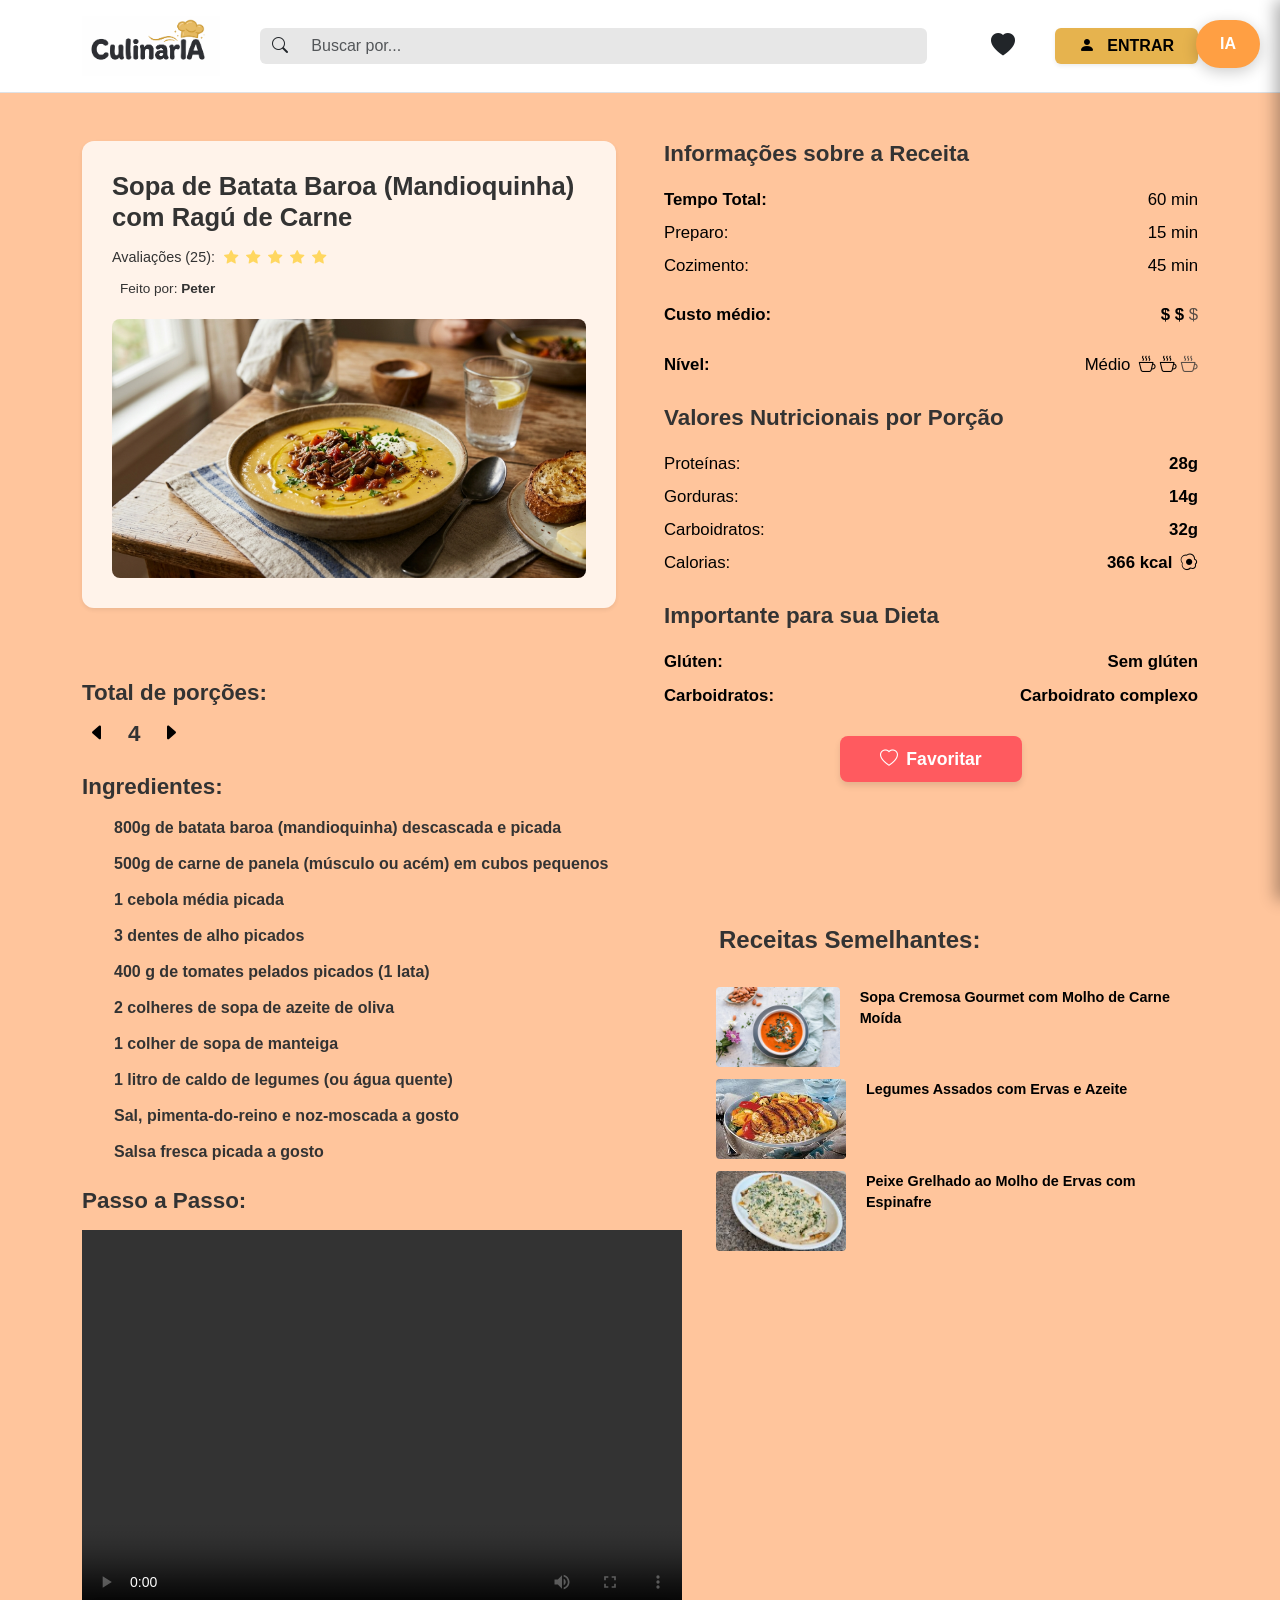
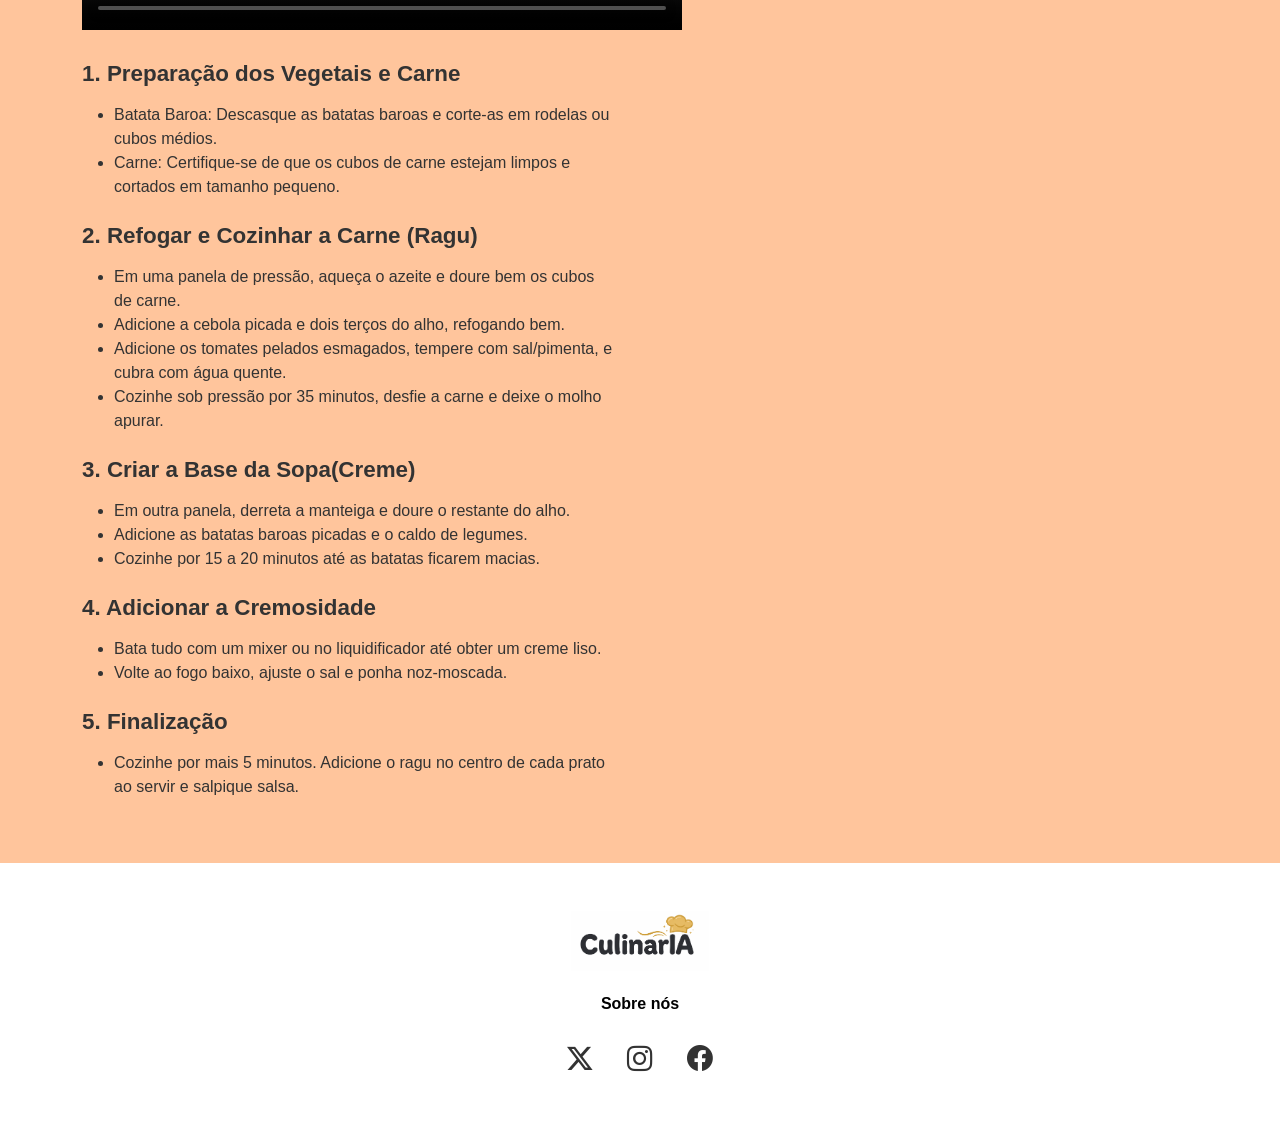
<file: CulinarIA/PaginaHOME/RECEITAS/paginaReceita/receita1.html>
<!DOCTYPE html>
<html lang="pt-br">
<head>
    <meta charset="UTF-8">
    <meta name="viewport" content="width=device-width, initial-scale=1.0">
    <title>CulinarIA - Receita</title>

    <link href="https://cdn.jsdelivr.net/npm/bootstrap@5.3.2/dist/css/bootstrap.min.css" rel="stylesheet">
    <link rel="stylesheet" href="https://cdn.jsdelivr.net/npm/bootstrap-icons@1.11.3/font/bootstrap-icons.min.css">
    <link rel="stylesheet" href="style.css">
</head>
<body>

    <nav class="navbar navbar-expand-lg bg-white border-bottom py-3">
        <div class="container">
            <a class="navbar-brand" href="#">
                <img class="img" src="imgs/Captura de tela 2026-05-10 130050.png" alt="Logo CulinarIA">
            </a>
            
            <div class="flex-grow-1 mx-4">
                <div class="input-group">
                    <span class="input-group-text search-bar"><i class="bi bi-search"></i></span>
                    <input type="text" class="form-control search-bar" placeholder="Buscar por...">
                </div>
            </div>

            <div class="container-favorite mx-4">
                <button class="btn btn-favorite1 px-3" id="btn-favorite-window">
                    <i class="bi bi-heart-fill"></i>
                </button>
                <div class="favorites-dropdown" id="favorite-window">
                    <h3>Minhas Receitas Favoritas</h3>
                    <ul>
                        <li><a href="#">Sopa de Batata Baroa</a></li>
                        <li><a href="#">Bolo de Chocolate</a></li>
                        <li><a href="#">Peixe Grelhado ao Molho</a></li>
                    </ul>
                </div>
            </div>
            
            <a href="">
                <button class="btn btn-entrar px-4 shadow-sm">
                    <i class="bi bi-person-fill me-2"></i> ENTRAR
                </button>
            </a>
        </div>
    </nav>

    <button id="ai-btn" class="ai-button">IA</button>

    <div id="ai-sidebar" class="sidebar">
        <div class="sidebar-header">
            <h3>Assistente IA</h3>
            <button id="close-btn" class="close-button">&times;</button>
        </div>
        <div class="sidebar-content">
            <div id="chat-messages">
                <div class="message assistant">Olá! No que posso ajudar hoje?</div>
            </div>
            
            <div class="chat-input-container">
                <input type="text" id="chat-input" placeholder="Pergunte sobre receitas...">
                <button id="chat-send" class="chat-send-btn">&#10148;</button>
            </div>
        </div>
    </div>

    <main class="recipe-detail-container">
        <div class="container py-5">
            <div class="row g-5">
                
                <div class="col-lg-6">
                    <div class="main-recipe-card shadow-sm">
                        <h2 class="recipe-title">Sopa de Batata Baroa (Mandioquinha) com Ragú de Carne</h2>
                        
                        <div class="recipe-rating">
                            <span>Avaliações (25):</span>
                            <span class="stars">
                                <i class="bi bi-star-fill me-2"></i><i class="bi bi-star-fill me-2"></i><i class="bi bi-star-fill me-2"></i><i class="bi bi-star-fill me-2"></i><i class="bi bi-star-fill"></i>
                            </span>
                        </div>
                        
                        <div class="recipe-author">
                            <i class="fa-solid fa-circle-user author-icon"></i>
                            <span>Feito por: <strong>Peter</strong></span>
                        </div>
                        
                        <img src="imgsRECEITAS/Gemini_Generated_Image_bkoxskbkoxskbkox.png" alt="Sopa de Batata Baroa" class="img-fluid recipe-image">
                    </div>

                    <br><br>

                    <div class="portions-section mt-4">
                        <h3>Total de porções:</h3>
                        <div class="portions">
                            <button class="btn-arrow" id="btn-menos"><i class="bi bi-caret-left-fill"></i></button>
                            <span class="portion-number sidebar-aberta" id="portion-atual">4</span>
                            <button class="btn-arrow" id="btn-mais"><i class="bi bi-caret-right-fill"></i></button>
                        </div>
                    </div>

                    <div class="ingredients-section mt-4">
                        <h3 class="block-title"><strong>Ingredientes:</strong></h3>
                        <ul class="ingredients-list">
                            <li data-base="200"> <span class="qtd">800</span>g de batata baroa (mandioquinha) descascada e picada</li>
                            <li data-base="125"> <span class="qtd">500</span>g de carne de panela (músculo ou acém) em cubos pequenos</li>
                            <li data-base="0.25"><span class="qtd">1</span> cebola média picada</li>
                            <li data-base="0.75"> <span class="qtd">3</span> dentes de alho picados</li>
                            <li data-base="100"><span class="qtd">400</span> g de tomates pelados picados (1 lata)</li>
                            <li data-base="0.50"><span class="qtd">2</span> colheres de sopa de azeite de oliva</li>
                            <li data-base="0.25"><span class="qtd">1</span> colher de sopa de manteiga</li>
                            <li data-base="0.25"><span class="qtd">1</span> litro de caldo de legumes (ou água quente)</li>
                            <li>Sal, pimenta-do-reino e noz-moscada a gosto</li>
                            <li>Salsa fresca picada a gosto</li>
                        </ul>   

                        <div class="ingredients-section mt-4">
                            <h3 class="block-title"><strong>Passo a Passo:</strong></h3>
                            <div>
                                <video src="" controls width="600" height="400"></video>
                            </div>
                        </div>

                        <div class="ingredients-section mt-4">
                            <h4 class="block-title"><strong>1. Preparação dos Vegetais e Carne</strong></h4>
                            <ul>
                                <li>Batata Baroa: Descasque as batatas baroas e corte-as em rodelas ou cubos médios.</li>
                                <li>Carne: Certifique-se de que os cubos de carne estejam limpos e cortados em tamanho pequeno.</li>
                            </ul>
                        </div>

                        <div class="ingredients-section mt-4">
                            <h3 class="block-title"><strong>2. Refogar e Cozinhar a Carne (Ragu)</strong></h3>
                            <ul>
                                <li>Em uma panela de pressão, aqueça o azeite e doure bem os cubos de carne.</li>
                                <li>Adicione a cebola picada e dois terços do alho, refogando bem.</li>
                                <li>Adicione os tomates pelados esmagados, tempere com sal/pimenta, e cubra com água quente.</li>
                                <li>Cozinhe sob pressão por 35 minutos, desfie a carne e deixe o molho apurar.</li>
                            </ul>
                        </div>

                        <div class="ingredients-section mt-4">
                            <h4 class="block-title"><strong>3. Criar a Base da Sopa(Creme)</strong></h4>
                            <ul>
                                <li>Em outra panela, derreta a manteiga e doure o restante do alho.</li>
                                <li>Adicione as batatas baroas picadas e o caldo de legumes.</li>
                                <li>Cozinhe por 15 a 20 minutos até as batatas ficarem macias.</li>
                            </ul>
                        </div>

                        <div class="ingredients-section mt-4">
                            <h4 class="block-title"><strong>4. Adicionar a Cremosidade</strong></h4>
                            <ul>
                                <li>Bata tudo com um mixer ou no liquidificador até obter um creme liso.</li>
                                <li>Volte ao fogo baixo, ajuste o sal e ponha noz-moscada.</li>
                            </ul>
                        </div>

                        <div class="ingredients-section mt-4">
                            <h4 class="block-title"><strong>5. Finalização</strong></h4>
                            <ul>
                                <li>Cozinhe por mais 5 minutos. Adicione o ragu no centro de cada prato ao servir e salpique salsa.</li>
                            </ul>
                        </div>
                    </div> 
                </div>

                <div class="col-lg-6">
                    <section class="info-block mb-4">
                        <h3 class="block-title">Informações sobre a Receita</h3>
                        <table class="table table-borderless custom-table">
                            <tr>
                                <td><strong>Tempo Total:</strong></td>
                                <td class="text-end">60 min <i class="fa-regular fa-clock"></i></td>
                            </tr>
                            <tr>
                                <td>Preparo:</td>
                                <td class="text-end">15 min <i class="fa-regular fa-clock"></i></td>
                            </tr>
                            <tr>
                                <td>Cozimento:</td>
                                <td class="text-end">45 min <i class="fa-regular fa-clock"></i></td>
                            </tr>
                            <tr class="separator-row"><td colspan="2"></td></tr>
                            <tr>
                                <td><strong>Custo médio:</strong></td>
                                <td class="cost-icons text-end">
                                    <span class="active-icone">$ $</span><span class="text-muted"> $</span>
                                </td>
                            </tr>
                            <tr class="separator-row"><td colspan="2"></td></tr>
                            <tr>
                                <td><strong>Nível:</strong></td>
                                <td class="text-end">Médio <i class="bi bi-cup-hot ms-1"></i><i class="bi bi-cup-hot ms-1"></i><i class="bi bi-cup-hot text-muted ms-1"></i></td>
                            </tr>
                        </table>
                    </section>

                    <section class="info-block mb-4">
                        <h3 class="block-title">Valores Nutricionais por Porção</h3>
                        <table class="table table-borderless custom-table">
                            <tr>
                                <td>Proteínas:</td>
                                <td class="text-end"><strong>28g</strong></td>
                            </tr>
                            <tr>
                                <td>Gorduras:</td>
                                <td class="text-end"><strong>14g</strong></td>
                            </tr>
                            <tr>
                                <td>Carboidratos:</td>
                                <td class="text-end"><strong>32g</strong></td>
                            </tr>
                            <tr>
                                <td>Calorias:</td>
                                <td class="text-end"><strong>366 kcal</strong> <i class="bi bi-egg-fried ms-1"></i></td>
                            </tr>
                        </table>
                    </section>

                    <section class="info-block mb-4">
                        <h3 class="block-title">Importante para sua Dieta</h3>
                        <table class="table table-borderless custom-table">
                            <tr>
                                <td><strong>Glúten:</strong></td>
                                <td class="text-end"><strong>Sem glúten</strong></td>
                            </tr>
                            <tr>
                                <td><strong>Carboidratos:</strong></td>
                                <td class="text-end"><strong>Carboidrato complexo</strong></td>
                            </tr>
                        </table>
                    </section>

                    <div class="d-flex justify-content-center mt-4">
                        <button class="btn-favorite" id="btn-favorite">
                            <i class="bi bi-heart me-2" id="icone-heart"></i><span id="text-favorite">Favoritar</span>
                        </button>
                    </div>

                    <section class="similar-recipe-list mt-4">
                        <div class="similar-recipe mb-4">
                            <h4 class="bloco-title"><strong>Receitas Semelhantes:</strong></h4>
                            <br>
                            <ul class="ingredients-list">
                                <li>
                                    <a href="receita.html">
                                        <img src="imgsRECEITAS/photo-1547592166-23ac45744acd.jfif" alt="Sopa Cremosa Gourmet">
                                        <p>Sopa Cremosa Gourmet com Molho de Carne Moída</p>
                                    </a>
                                </li>
                                <li>
                                    <a href="receita2.html">
                                        <img src="imgsRECEITAS/Legumes Assados com Ervas e Azeite.jfif" alt="Legumes Assados">
                                        <p>Legumes Assados com Ervas e Azeite</p>
                                    </a>
                                </li>
                                <li>
                                    <a href="receita3.html">
                                        <img src="imgsRECEITAS/Peixe Grelhado ao Molho de Ervas com Espinafre.jfif" alt="Peixe Grelhado">
                                        <p>Peixe Grelhado ao Molho de Ervas com Espinafre</p>
                                    </a>
                                </li>
                            </ul>
                        </div>
                    </section>
                </div>

            </div>
        </div>
    </main>

    <footer class="py-5 text-center footer">
        <div class="container">
            <div class="footer-logo mb-4">
                <img class="img" src="imgs/Captura de tela 2026-05-10 130050.png" alt="Logo Footer">
            </div>
            <a href=""><p class="fw-bold mb-4">Sobre nós</p></a>
            <div class="social-icons">
                <i class="bi bi-twitter-x"></i>
                <i class="bi bi-instagram"></i>
                <i class="bi bi-facebook"></i>
            </div>
        </div>
    </footer>

    <script src="script.js"></script>
</body>
</html>
</file>
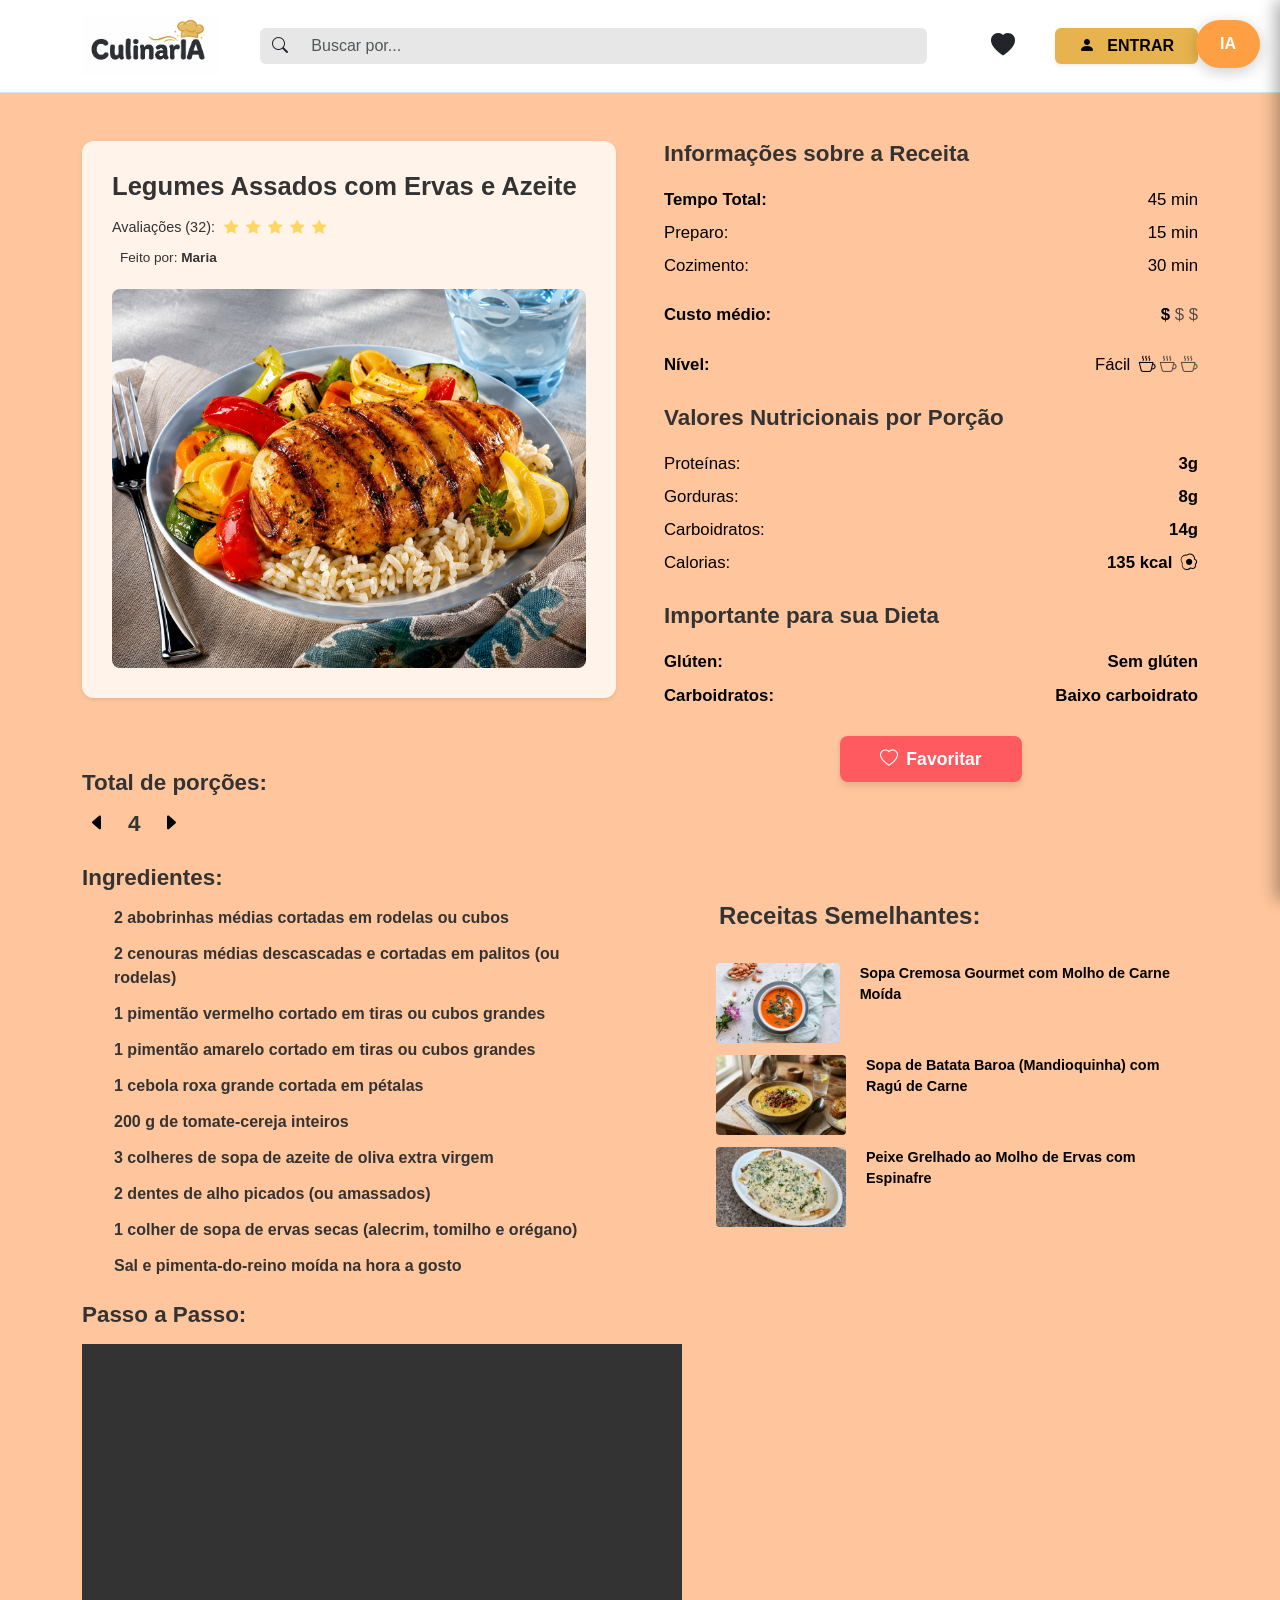
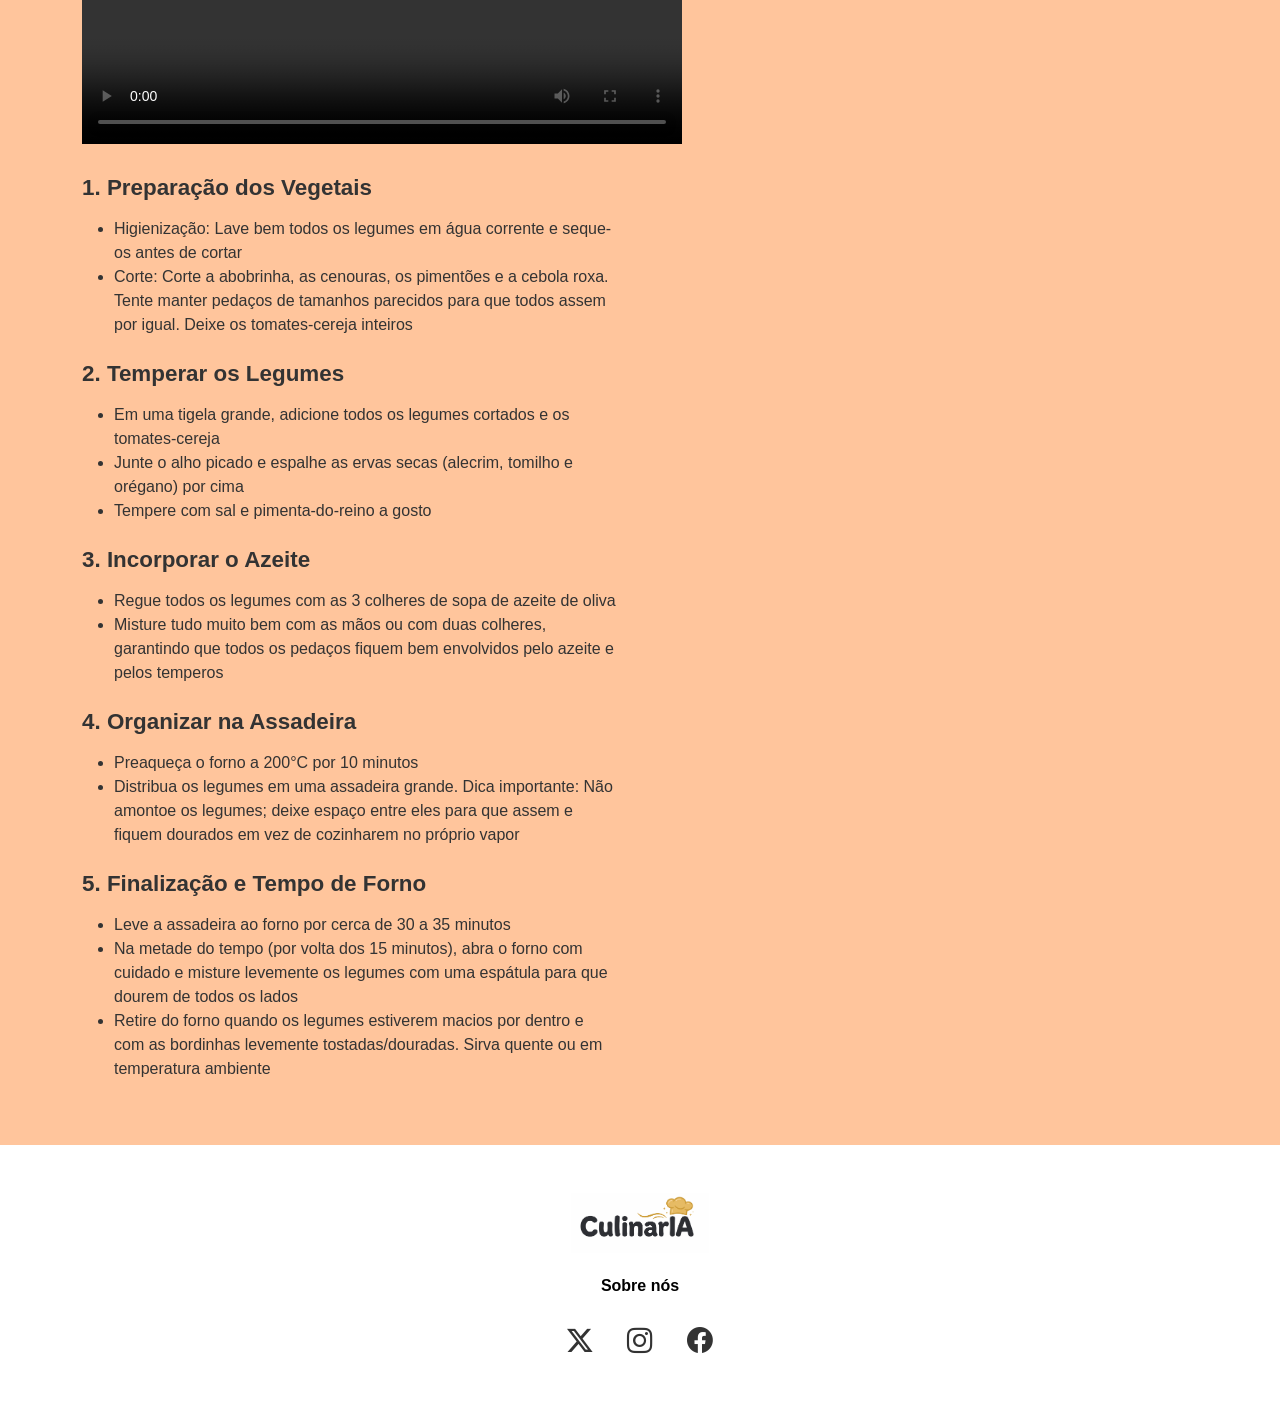
<file: CulinarIA/PaginaHOME/RECEITAS/paginaReceita/receita2.html>
<!DOCTYPE html>
<html lang="pt-br">
<head>
    <meta charset="UTF-8">
    <meta name="viewport" content="width=device-width, initial-scale=1.0">
    <title>CulinarIA - Receita</title>

    

    <link href="https://cdn.jsdelivr.net/npm/bootstrap@5.3.2/dist/css/bootstrap.min.css" rel="stylesheet">
    
    <link rel="stylesheet" href="https://cdn.jsdelivr.net/npm/bootstrap-icons@1.11.3/font/bootstrap-icons.min.css">

    <link rel="stylesheet" href="style.css">

</head>
<body>
    <nav class="navbar navbar-expand-lg bg-white border-bottom py-3">
    <div class="container">
            <a class="navbar-brand" href="#">
                <img class="img" src="imgs/Captura de tela 2026-05-10 130050.png" alt="Logo CulinarIA">
            </a>
            
            <div class="flex-grow-1 mx-4">
                <div class="input-group">
                    <span class="input-group-text search-bar"><i class="bi bi-search"></i></span>
                    <input type="text" class="form-control search-bar" placeholder="Buscar por...">
                </div>
            </div>

            <div class="container-favorite mx-4">
                <button class="btn btn-favorite1 px-3" id="btn-favorite-window">
                    <i class="bi bi-heart-fill"></i>
                </button>
                <div class="favorites-dropdown" id="favorite-window">
                    <h3>Minhas Receitas Favoritas</h3>
                    <ul>
                        <li>
                            <a href="#">Sopa de Batata Baroa</a>
                        </li>
                        <li>
                            <a href="#">Bolo de Chocolate</a>
                        </li>
                        <li>
                            <a href="">Peixe Grelhado ao Molho</a>
                        </li>
                    </ul>
                </div>
            </div>

            <div><a href="">
                <button class="btn btn-entrar px-4 shadow-sm">
                    <i class="bi bi-person-fill me-2"></i> ENTRAR
                </button>
                </a>
            </div>
        </div>
    </nav>

    <button id="ai-btn" class="ai-button">IA</button>

        <div id="ai-sidebar" class="sidebar">
        <div class="sidebar-header">
            <h3>Assistente IA</h3>
            <button id="close-btn" class="close-button">&times;</button>
        </div>
        <div class="sidebar-content">
            <div id="chat-messages">
                <div class="message assistant">Olá! No que posso ajudar hoje?</div>
            </div>
            
            <div class="chat-input-container">
                <input type="text" id="chat-input" placeholder="Pergunte sobre receitas...">
                <button id="chat-send" class="chat-send-btn">&#10148;</button>
            </div>
        </div>
    </div>

    <main class="recipe-detail-container">
        <div class="container py-5">
            <div class="row g-5">
                
                <div class="col-lg-6">
                    <div class="main-recipe-card shadow-sm">
                        <h2 class="recipe-title">Legumes Assados com Ervas e Azeite</h2>
                        
                        <div class="recipe-rating">
                            <span>Avaliações (32):</span>
                            <span class="stars"><i class="bi bi-star-fill me-2"></i><i class="bi bi-star-fill me-2"></i><i class="bi bi-star-fill me-2"></i><i class="bi bi-star-fill me-2"></i><i class="bi bi-star-fill"></i></span>
                        </div>
                        
                        <div class="recipe-author">
                            <i class="fa-solid fa-circle-user author-icon"></i>
                            <span>Feito por: <strong>Maria</strong></span>
                        </div>
                        
                        <img src="imgsRECEITAS/Legumes-Assados-com-Ervas-e-Azeite.png" alt="Legumes Assados com Ervas e Azeite" class="img-fluid recipe-image">
                    </div>
                    <br><br>
                    <div class="portions-section mt-4">
                        <h3>Total de porções:</h3>
                        <div class="portions">
                            <button class="btn-arrow" id="btn-menos"><i class="bi bi-caret-left-fill"></i></button>
                            <span class="portion-number sidebar-aberta" id="portion-atual">4</span>
                            <button class="btn-arrow" id="btn-mais"><i class="bi bi-caret-right-fill"></i></button>
                        </div>
                    </div>

                    <div class="ingredients-section mt-4">
                        <h3 class="block-title"><strong>Ingredientes:</strong></h3>
                            <ul class="ingredients-list">
                                <li data-base="0.5"><span class="qtd">2</span> abobrinhas médias cortadas em rodelas ou cubos</li>
                                <li data-base="0.5"><span class="qtd">2</span> cenouras médias descascadas e cortadas em palitos (ou rodelas)</li>
                                <li data-base="0.25"><span class="qtd">1</span> pimentão vermelho cortado em tiras ou cubos grandes</li>
                                <li data-base="0.25"><span class="qtd">1</span> pimentão amarelo cortado em tiras ou cubos grandes</li>
                                <li data-base="0.25"><span class="qtd">1</span> cebola roxa grande cortada em pétalas</li>
                                <li data-base="50"><span class="qtd">200</span> g de tomate-cereja inteiros</li>
                                <li data-base="0.75"><span class="qtd">3</span> colheres de sopa de azeite de oliva extra virgem</li>
                                <li data-base="0.5"><span class="qtd">2</span> dentes de alho picados (ou amassados)</li>
                                <li data-base="0.25"><span class="qtd">1</span> colher de sopa de ervas secas (alecrim, tomilho e orégano)</li>
                                <li>Sal e pimenta-do-reino moída na hora a gosto</li>
                            </ul>

                        <div class="ingredients-section mt-4">
                            <h3 class="block-title"><strong>Passo a Passo:</strong></h3>
                            
                            <div>
                                <video src="" controls width="600" controls height="400"></video>
                            </div>


                        </div>
                        <div class="ingredients-section mt-4">
                            <h4 class="block-title"><strong>1. Preparação dos Vegetais</strong></h4>
                            <ul>
                                <li>Higienização: Lave bem todos os legumes em água corrente e seque-os antes de cortar</li>
                                <li>Corte: Corte a abobrinha, as cenouras, os pimentões e a cebola roxa. Tente manter pedaços de tamanhos parecidos para que todos assem por igual. Deixe os tomates-cereja inteiros</li>
                            </ul>
                        </div>
                        <div class="ingredients-section mt-4">
                            <h3 class="block-title"><strong>2. Temperar os Legumes</strong></h3>
                            <ul>
                                <li>Em uma tigela grande, adicione todos os legumes cortados e os tomates-cereja</li>
                                    <li>Junte o alho picado e espalhe as ervas secas (alecrim, tomilho e orégano) por cima</li>
                                    <li>Tempere com sal e pimenta-do-reino a gosto</li>
                            </ul>
                        </div>
                        <div class="ingredients-section mt-4">
                            <h4 class="block-title"><strong>3. Incorporar o Azeite</strong></h4>
                            <ul>
                                <li>Regue todos os legumes com as 3 colheres de sopa de azeite de oliva</li>
                                <li>Misture tudo muito bem com as mãos ou com duas colheres, garantindo que todos os pedaços fiquem bem envolvidos pelo azeite e pelos temperos</li>
                            </ul>
                        </div>
                        <div class="ingredients-section mt-4">
                            <h4 class="block-title"><strong>4. Organizar na Assadeira</strong></h4>
                            <ul>
                                <li>Preaqueça o forno a 200°C por 10 minutos</li>
                                <li>Distribua os legumes em uma assadeira grande. Dica importante: Não amontoe os legumes; deixe espaço entre eles para que assem e fiquem dourados em vez de cozinharem no próprio vapor</li>
                            </ul>

                        </div>
                        <div class="ingredients-section mt-4">
                            <h4 class="block-title"><strong>5. Finalização e Tempo de Forno</strong></h4>
                            <ul>
                                <li>Leve a assadeira ao forno por cerca de 30 a 35 minutos</li>
                                <li>Na metade do tempo (por volta dos 15 minutos), abra o forno com cuidado e misture levemente os legumes com uma espátula para que dourem de todos os lados</li>
                                <li>Retire do forno quando os legumes estiverem macios por dentro e com as bordinhas levemente tostadas/douradas. Sirva quente ou em temperatura ambiente</li>
                            </ul>

                        </div>

                        </div>     
                    </div>


                    
                <div class="col-lg-6">
                    
                    <section class="info-block mb-4">
                        <h3 class="block-title">Informações sobre a Receita</h3>
                        <table class="table table-borderless custom-table">
                            <tr>
                                <td><strong>Tempo Total:</strong></td>
                                <td class="text-end">45 min <i class="fa-regular fa-clock"></i></td>
                            </tr>
                            <tr>
                                <td>Preparo:</td>
                                <td class="text-end">15 min <i class="fa-regular fa-clock"></i></td>
                            </tr>
                            <tr>
                                <td>Cozimento:</td>
                                <td class="text-end">30 min <i class="fa-regular fa-clock"></i></td>
                            </tr>
                            <tr class="separator-row"><td colspan="2"></td></tr>
                            <tr>
                                <td><strong>Custo médio:</strong></td>
                                <td class="cost-icons text-end">
                                    <span class="active-icone">$</span><span class="text-muted"> $ $</span>
                                </td>
                            </tr>
                            <tr class="separator-row"><td colspan="2"></td></tr>
                            <tr>
                                <td><strong>Nível:</strong></td>
                                <td class="text-end">Fácil <i class="bi bi-cup-hot ms-1"></i><i class="bi bi-cup-hot text-muted ms-1"></i><i class="bi bi-cup-hot text-muted ms-1"></i></td>
                            </tr>
                        </table>
                    </section>

                    <section class="info-block mb-4">
                        <h3 class="block-title">Valores Nutricionais por Porção</h3>
                        <table class="table table-borderless custom-table">
                            <tr>
                                <td>Proteínas:</td>
                                <td class="text-end"><strong>3g</strong></td>
                            </tr>
                            <tr>
                                <td>Gorduras:</td>
                                <td class="text-end"><strong>8g</strong></td>
                            </tr>
                            <tr>
                                <td>Carboidratos:</td>
                                <td class="text-end"><strong>14g</strong></td>
                            </tr>
                            <tr>
                                <td>Calorias:</td>
                                <td class="text-end"><strong>135 kcal</strong> <i class="bi bi-egg-fried ms-1"></i></td>
                            </tr>
                        </table>
                    </section>

                    <section class="info-block mb-4">
                        <h3 class="block-title">Importante para sua Dieta</h3>
                        <table class="table table-borderless custom-table">
                            <tr>
                                <td><strong>Glúten:</strong></td>
                                <td class="text-end"><strong>Sem glúten</strong></td>
                            </tr>
                            <tr>
                                <td><strong>Carboidratos:</strong></td>
                                <td class="text-end"><strong>Baixo carboidrato</strong></td>
                            </tr>
                        </table>
                    </section>

                     <div class="d-flex justify-content-center mt-4">
                        <button class="btn-favorite" id="btn-favorite">
                            <i class="bi bi-heart me-2" id="icone-heart"></i><span id="text-favorite">Favoritar</span>
                        </button>
                    </div>

                    <section class="similar-recipe-list">
                    <div class="similar-recipe mb-4">
                        <h4 class="bloco-title"><strong>Receitas Semelhantes:</strong></h4>
                        <br>
                        <ul class="ingredients-list">
                            <li>
                                <a href="receita.html">
                                <img src="imgsRECEITAS/photo-1547592166-23ac45744acd.jfif" alt="Sopa Cremosa Gourmet com Molho de Carne Moída">
                                <p>Sopa Cremosa Gourmet com Molho de Carne Moída</p>
                                </a>
                            </li>
                            <li>
                                <a href="receita1.html">
                                    <img src="imgsRECEITAS/Gemini_Generated_Image_bkoxskbkoxskbkox.png" alt="Sopa de Batata Baroa (Mandioquinha) com Ragú de Carne">
                                    <p>Sopa de Batata Baroa (Mandioquinha) com Ragú de Carne</p>
                                </a>
                            </li>
                            <li>
                                <a href="receita3.html">
                                    <img src="imgsRECEITAS/Peixe Grelhado ao Molho de Ervas com Espinafre.jfif" alt="Peixe Grelhado ao Molho de Ervas com Espinafre">
                                    <p>Peixe Grelhado ao Molho de Ervas com Espinafre</p>
                                </a>
                            </li>
                        </ul>
                    </div>
                    </section>

                </div>

            </div>
        </div>
    </main>

     <footer class="py-5 text-center footer">
        <div class="container">
            <div class="footer-logo mb-4">
                <img  class="img" src="imgs/Captura de tela 2026-05-10 130050.png" alt="">
            </div>
            <a href="">
            <p class="fw-bold mb-4">Sobre nós</p>
            </a>
            <div class="social-icons">
                <i class="bi bi-twitter-x"></i>
                <i class="bi bi-instagram"></i>
                <i class="bi bi-facebook"></i>
            </div>
        </div>
    </footer>

    <script src="script.js"></script>
</body>

</html>
</file>
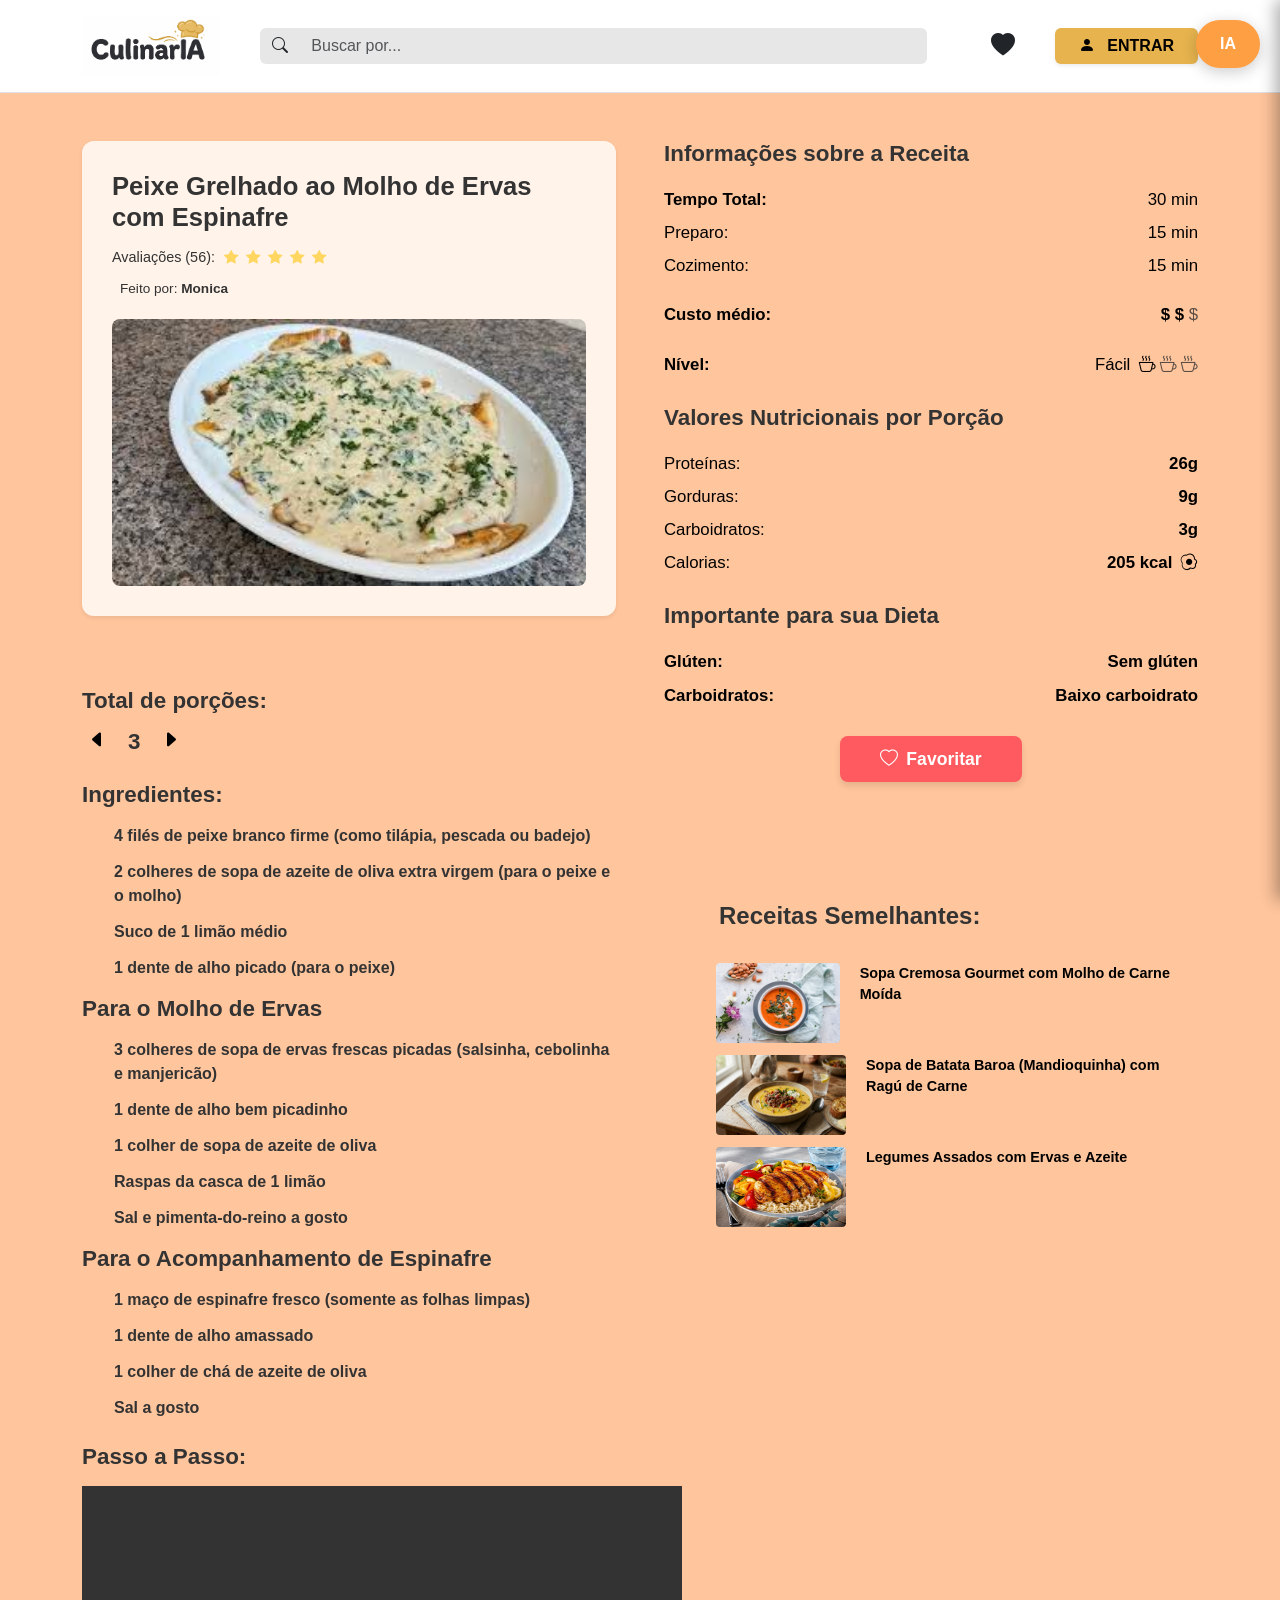
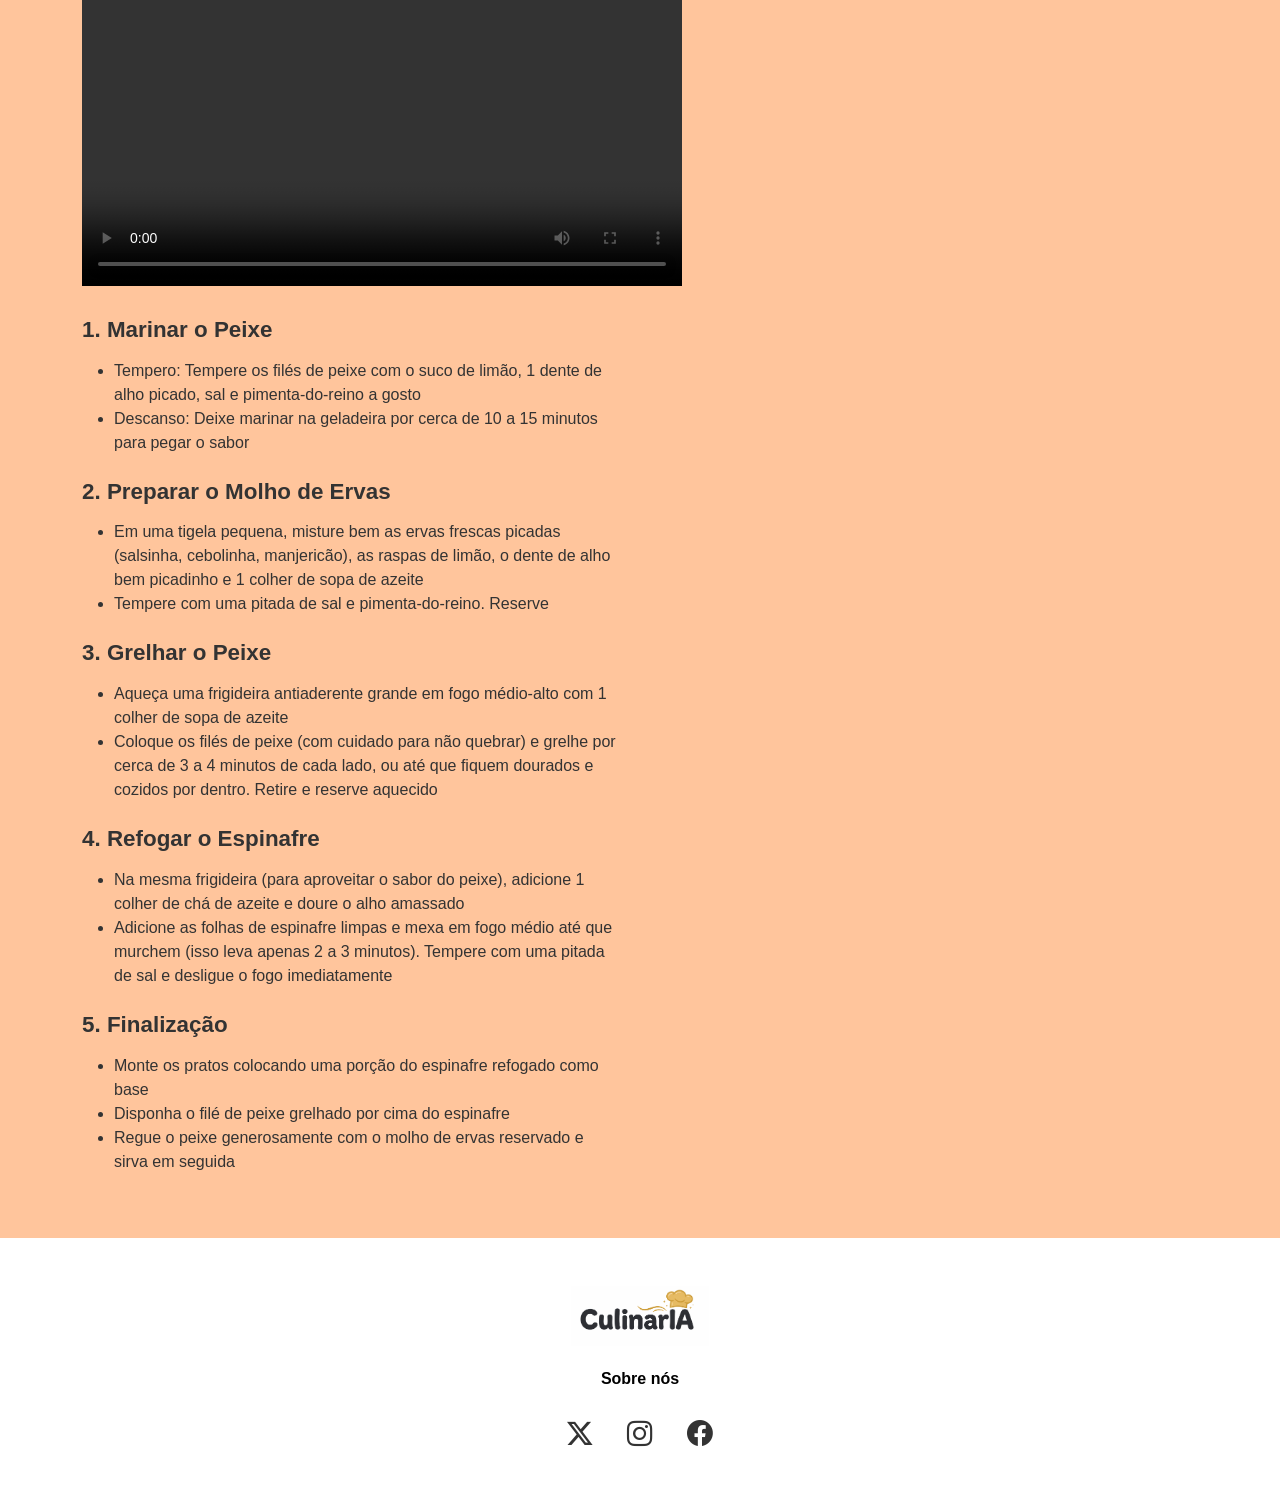
<file: CulinarIA/PaginaHOME/RECEITAS/paginaReceita/receita3.html>
<!DOCTYPE html>
<html lang="pt-br">
<head>
    <meta charset="UTF-8">
    <meta name="viewport" content="width=device-width, initial-scale=1.0">
    <title>CulinarIA - Receita</title>

    

    <link href="https://cdn.jsdelivr.net/npm/bootstrap@5.3.2/dist/css/bootstrap.min.css" rel="stylesheet">
    
    <link rel="stylesheet" href="https://cdn.jsdelivr.net/npm/bootstrap-icons@1.11.3/font/bootstrap-icons.min.css">

    <link rel="stylesheet" href="style.css">


</head>
<body>
    <nav class="navbar navbar-expand-lg bg-white border-bottom py-3">
    <div class="container">
            <a class="navbar-brand" href="#">
                <img class="img" src="imgs/Captura de tela 2026-05-10 130050.png" alt="Logo CulinarIA">
            </a>
            
            <div class="flex-grow-1 mx-4">
                <div class="input-group">
                    <span class="input-group-text search-bar"><i class="bi bi-search"></i></span>
                    <input type="text" class="form-control search-bar" placeholder="Buscar por...">
                </div>
            </div>

            <div class="container-favorite mx-4">
                <button class="btn btn-favorite1 px-3" id="btn-favorite-window">
                    <i class="bi bi-heart-fill"></i>
                </button>
                <div class="favorites-dropdown" id="favorite-window">
                    <h3>Minhas Receitas Favoritas</h3>
                    <ul>
                        <li>
                            <a href="#">Sopa de Batata Baroa</a>
                        </li>
                        <li>
                            <a href="#">Bolo de Chocolate</a>
                        </li>
                        <li>
                            <a href="">Peixe Grelhado ao Molho</a>
                        </li>
                    </ul>
                </div>
            </div>

            <div><a href="">
                <button class="btn btn-entrar px-4 shadow-sm">
                    <i class="bi bi-person-fill me-2"></i> ENTRAR
                </button>
                </a>
            </div>
        </div>
    </nav>

    <button id="ai-btn" class="ai-button">IA</button>

        <div id="ai-sidebar" class="sidebar">
        <div class="sidebar-header">
            <h3>Assistente IA</h3>
            <button id="close-btn" class="close-button">&times;</button>
        </div>
        <div class="sidebar-content">
            <div id="chat-messages">
                <div class="message assistant">Olá! No que posso ajudar hoje?</div>
            </div>
            
            <div class="chat-input-container">
                <input type="text" id="chat-input" placeholder="Pergunte sobre receitas...">
                <button id="chat-send" class="chat-send-btn">&#10148;</button>
            </div>
        </div>
    </div>

    <main class="recipe-detail-container">
        <div class="container py-5">
            <div class="row g-5">
                
                <div class="col-lg-6">
                    <div class="main-recipe-card shadow-sm">
                        <h2 class="recipe-title">Peixe Grelhado ao Molho de Ervas com Espinafre</h2>
                        
                        <div class="recipe-rating">
                            <span>Avaliações (56):</span>
                            <span class="stars"><i class="bi bi-star-fill me-2"></i><i class="bi bi-star-fill me-2"></i><i class="bi bi-star-fill me-2"></i><i class="bi bi-star-fill me-2"></i><i class="bi bi-star-fill"></i></span>
                        </div>
                        
                        <div class="recipe-author">
                            <i class="fa-solid fa-circle-user author-icon"></i>
                            <span>Feito por: <strong>Monica</strong></span>
                        </div>
                        
                        <img src="imgsRECEITAS/Peixe Grelhado ao Molho de Ervas com Espinafre.jfif" alt="Peixe Grelhado ao Molho de Ervas com Espinafre" class="img-fluid recipe-image">
                    </div>
                    <br><br>
                    <div class="portions-section mt-4">
                        <h3>Total de porções:</h3>
                        <div class="portions">
                            <button class="btn-arrow" id="btn-menos"><i class="bi bi-caret-left-fill"></i></button>
                            <span class="portion-number sidebar-aberta" id="portion-atual">3</span>
                            <button class="btn-arrow" id="btn-mais"><i class="bi bi-caret-right-fill"></i></button>
                        </div>
                    </div>

                    <div class="ingredients-section mt-4">
                        <h3 class="block-title"><strong>Ingredientes:</strong></h3>
                            <ul class="ingredients-list">
                                <li data-base="1"> <span class="qtd">4</span> filés de peixe branco firme (como tilápia, pescada ou badejo)</li>
                                <li data-base="0.50"> <span class="qtd">2</span> colheres de sopa de azeite de oliva extra virgem (para o peixe e o molho)</li>
                                <li> Suco de 1 limão médio</li>
                                <li> 1 dente de alho picado (para o peixe)</li>
                            </ul>

                            <h3 class="block-title"><strong>Para o Molho de Ervas</strong></h3>
                            <ul class="ingredients-list">
                                <li data-base="0.75"> <span class="qtd">3</span> colheres de sopa de ervas frescas picadas (salsinha, cebolinha e manjericão)</li>
                                <li data-base="0.25"><span class="qtd">1</span> dente de alho bem picadinho</li>
                                <li data-base="0.25"><span class="qtd">1</span> colher de sopa de azeite de oliva</li>
                                <li> Raspas da casca de 1 limão</li>
                                <li>Sal e pimenta-do-reino a gosto</li>
                           </ul> 

                           <h2 class="block-title"><strong>Para o Acompanhamento de Espinafre</strong></h2>
                           <ul class="ingredients-list">
                            <li> 1 maço de espinafre fresco (somente as folhas limpas)</li>
                            <li data-base="0.25">1 dente de alho amassado</li>  
                            <li data-base="0.25"> <span class="qtd">1</span> colher de chá de azeite de oliva</li>
                            <li> Sal a gosto</li>
                           </ul>
  

                        <div class="ingredients-section mt-4">
                            <h3 class="block-title"><strong>Passo a Passo:</strong></h3>
                            
                            <div>
                                <video src="" controls width="600" controls height="400"></video>
                            </div>


                        </div>
                        <div class="ingredients-section mt-4">
                            <h4 class="block-title"><strong>1. Marinar o Peixe</strong></h4>
                            <ul>
                                <li>Tempero: Tempere os filés de peixe com o suco de limão, 1 dente de alho picado, sal e pimenta-do-reino a gosto</li>
                                <li>Descanso: Deixe marinar na geladeira por cerca de 10 a 15 minutos para pegar o sabor</li>
                            </ul>
                        </div>
                        <div class="ingredients-section mt-4">
                            <h3 class="block-title"><strong>2. Preparar o Molho de Ervas</strong></h3>
                            <ul>
                                <li>Em uma tigela pequena, misture bem as ervas frescas picadas (salsinha, cebolinha, manjericão), as raspas de limão, o dente de alho bem picadinho e 1 colher de sopa de azeite</li>
                                <li>Tempere com uma pitada de sal e pimenta-do-reino. Reserve</li>
                            </ul>
                        </div>
                        <div class="ingredients-section mt-4">
                            <h4 class="block-title"><strong>3. Grelhar o Peixe</strong></h4>
                            <ul>
                                <li>Aqueça uma frigideira antiaderente grande em fogo médio-alto com 1 colher de sopa de azeite</li>
                                <li>Coloque os filés de peixe (com cuidado para não quebrar) e grelhe por cerca de 3 a 4 minutos de cada lado, ou até que fiquem dourados e cozidos por dentro. Retire e reserve aquecido</li>
                            </ul>
                        </div>
                        <div class="ingredients-section mt-4">
                            <h4 class="block-title"><strong>4. Refogar o Espinafre</strong></h4>
                            <ul>
                                <li>Na mesma frigideira (para aproveitar o sabor do peixe), adicione 1 colher de chá de azeite e doure o alho amassado</li>
                                <li>Adicione as folhas de espinafre limpas e mexa em fogo médio até que murchem (isso leva apenas 2 a 3 minutos). Tempere com uma pitada de sal e desligue o fogo imediatamente</li>
                            </ul>

                        </div>
                        <div class="ingredients-section mt-4">
                            <h4 class="block-title"><strong>5. Finalização</strong></h4>
                            <ul>
                                <li>Monte os pratos colocando uma porção do espinafre refogado como base</li>
                                <li>Disponha o filé de peixe grelhado por cima do espinafre</li>
                                <li>Regue o peixe generosamente com o molho de ervas reservado e sirva em seguida</li>
                            </ul>

                        </div>

                        </div>     
                    </div>


                    
                <div class="col-lg-6">
                    
                    <section class="info-block mb-4">
                        <h3 class="block-title">Informações sobre a Receita</h3>
                        <table class="table table-borderless custom-table">
                            <tr>
                                <td><strong>Tempo Total:</strong></td>
                                <td class="text-end">30 min <i class="fa-regular fa-clock"></i></td>
                            </tr>
                            <tr>
                                <td>Preparo:</td>
                                <td class="text-end">15 min <i class="fa-regular fa-clock"></i></td>
                            </tr>
                            <tr>
                                <td>Cozimento:</td>
                                <td class="text-end">15 min <i class="fa-regular fa-clock"></i></td>
                            </tr>
                            <tr class="separator-row"><td colspan="2"></td></tr>
                            <tr>
                                <td><strong>Custo médio:</strong></td>
                                <td class="cost-icons text-end">
                                    <span class="active-icone">$ $</span><span class="text-muted"> $</span>
                                </td>
                            </tr>
                            <tr class="separator-row"><td colspan="2"></td></tr>
                            <tr>
                                <td><strong>Nível:</strong></td>
                                <td class="text-end">Fácil <i class="bi bi-cup-hot ms-1"></i><i class="bi bi-cup-hot ms-1 text-muted"></i><i class="bi bi-cup-hot text-muted ms-1"></i></td>
                            </tr>
                        </table>
                    </section>

                    <section class="info-block mb-4">
                        <h3 class="block-title">Valores Nutricionais por Porção</h3>
                        <table class="table table-borderless custom-table">
                            <tr>
                                <td>Proteínas:</td>
                                <td class="text-end"><strong>26g</strong></td>
                            </tr>
                            <tr>
                                <td>Gorduras:</td>
                                <td class="text-end"><strong>9g</strong></td>
                            </tr>
                            <tr>
                                <td>Carboidratos:</td>
                                <td class="text-end"><strong>3g</strong></td>
                            </tr>
                            <tr>
                                <td>Calorias:</td>
                                <td class="text-end"><strong>205 kcal</strong> <i class="bi bi-egg-fried ms-1"></i></td>
                            </tr>
                        </table>
                    </section>

                    <section class="info-block mb-4">
                        <h3 class="block-title">Importante para sua Dieta</h3>
                        <table class="table table-borderless custom-table">
                            <tr>
                                <td><strong>Glúten:</strong></td>
                                <td class="text-end"><strong>Sem glúten</strong></td>
                            </tr>
                            <tr>
                                <td><strong>Carboidratos:</strong></td>
                                <td class="text-end"><strong>Baixo carboidrato</strong></td>
                            </tr>
                        </table>
                    </section>

                    <div class="d-flex justify-content-center mt-4">
                        <button class="btn-favorite" id="btn-favorite">
                            <i class="bi bi-heart me-2" id="icone-heart"></i><span id="text-favorite">Favoritar</span>
                        </button>
                    </div>


                    <section class="similar-recipe-list">
                    <div class="similar-recipe mb-4">
                        <h4 class="bloco-title"><strong>Receitas Semelhantes:</strong></h4>
                        <br>
                        <ul class="ingredients-list">
                            <li>
                                <a href="receita.html">
                                <img src="imgsRECEITAS/photo-1547592166-23ac45744acd.jfif" alt="Sopa Cremosa Gourmet com Molho de Carne Moída">
                                <p>Sopa Cremosa Gourmet com Molho de Carne Moída</p>
                                </a>
                            </li>
                            <li>
                                <a href="receita1.html">
                                    <img src="imgsRECEITAS/Gemini_Generated_Image_bkoxskbkoxskbkox.png" alt="Sopa de Batata Baroa (Mandioquinha) com Ragú de Carne">
                                    <p>Sopa de Batata Baroa (Mandioquinha) com Ragú de Carne</p>
                                </a>
                            </li>
                            <li>
                                <a href="receita2.html">
                                    <img src="imgsRECEITAS/Legumes-Assados-com-Ervas-e-Azeite.png" alt="Legumes Assados com Ervas e Azeite">
                                    <p>Legumes Assados com Ervas e Azeite</p>
                                </a>
                            </li>
                        </ul>
                    </div>
                    </section>

                </div>

            </div>
        </div>
    </main>

     <footer class="py-5 text-center footer">
        <div class="container">
            <div class="footer-logo mb-4">
                <img  class="img" src="imgs/Captura de tela 2026-05-10 130050.png" alt="">
            </div>
            <a href="">
            <p class="fw-bold mb-4">Sobre nós</p>
            </a>
            <div class="social-icons">
                <i class="bi bi-twitter-x"></i>
                <i class="bi bi-instagram"></i>
                <i class="bi bi-facebook"></i>
            </div>
        </div>
    </footer>

    <script src="script.js"></script>
</body>

</html>
</file>
<file: CulinarIA/PaginaHOME/RECEITAS/paginaReceita/style.css>
:root {
    --primary-gold: #e6b34e;
    --btn-red: #ff5a5f;
    --bg-light-peach: #ffc59c;
    --text-dark: #333333;
}
a{
    text-decoration: none;
}
button a{
    text-decoration: none;
    color: #000;
}

body {
    font-family: 'Segoe UI', Tahoma, Geneva, Verdana, sans-serif;
    background-color: var(--bg-light-peach);
    color: var(--text-dark);
}
.sidebar-content {
    padding: 20px;
    display: flex;
    flex-direction: column;
    justify-content: space-between; 
    height: calc(100vh - 75px); 
}

#chat-messages {
    flex: 1;
    overflow-y: auto;
    margin-bottom: 20px;
    display: flex;
    flex-direction: column;
    gap: 12px;
}

.message {
    max-width: 85%;
    padding: 12px 16px;
    border-radius: 14px;
    font-size: 14px;
    line-height: 1.4;
}

.message.assistant {
    background-color: #2d3446;
    color: #e2e8f0;
    align-self: flex-start;
    border-bottom-left-radius: 4px; 
}

.message.user {
    background-color: #f9d45a;
    color: white;
    align-self: flex-end;
    border-bottom-right-radius: 4px;
}

.chat-input-container {
    display: flex;
    align-items: center;
    background-color: #2d3446;
    border: 1px solid #3d465c;
    border-radius: 10px;
    padding: 8px 14px;
    transition: border-color 0.2s, box-shadow 0.2s;
}

.chat-input-container:focus-within {
    border-color: #f9d45a;
    box-shadow: 0 0 0 2px rgba(255, 159, 67, 0.2);
}

#chat-input {
    flex: 1;
    background: none;
    border: none;
    color: #ffffff;
    font-size: 14px;
    outline: none;
    padding: 6px 0;
    width: 100%; 
    margin: 0; 
}

#chat-input::placeholder {
    color: #8a96b1;
}

.chat-send-btn {
    background: none;
    border: none;
    color: #f9d45a;
    font-size: 16px;
    cursor: pointer;
    display: flex;
    align-items: center;
    justify-content: center;
    padding: 4px 0 4px 8px;
    transition: transform 0.2s ease, color 0.2s ease;
    width: auto;
}

.chat-send-btn:hover {
    transform: scale(1.1);
    color: #f9d45a;
}

.container-termo {
  text-align: center;       
  white-space: nowrap;      
  margin: 25px 0;           
  font-family: sans-serif;
  font-size: 1.05rem;       
  color: #000;
}

.container-termo input[type="checkbox"] {
  vertical-align: middle; 
  margin-right: 8px;        
  width: 16px;
  height: 16px;
}

#btnAbrirModal {
  color: #f9d45a;
  text-decoration: underline;
}

#btnAbrirModal {
  color: #f9d45a;
  text-decoration: underline;
  font-size: 1rem;
}

.modal-custom {
  display: none; 
  position: fixed;
  top: 0;
  left: 0;
  width: 100%;
  height: 100%;
  background-color: rgba(0, 0, 0, 0.5);
  z-index: 1000;
  justify-content: center;
  align-items: center;
}

.modal-custom:target {
  display: flex;
}

.modal-conteudo {
  background-color: #fff8f0; 
  width: 90%;
  max-width: 500px;
  padding: 30px;
  border-radius: 15px;
  box-shadow: 0 4px 15px rgba(0, 0, 0, 0.2);
  text-align: center;
  font-family: sans-serif;
}

.modal-cabecalho h2 {
  margin-top: 0;
  font-size: 1.2rem;
  letter-spacing: 2px;
  color: #333;
}

.alerta-medico {
  color: #d9534f;
  font-weight: bold;
  margin-bottom: 15px;
}

.modal-corpo p {
  color: #555;
  line-height: 1.5;
  font-size: 0.95rem;
}

#btnFecharModal {
  display: inline-block;
  background-color: #f4d068; 
  color: #000;
  text-decoration: none;
  padding: 10px 25px;
  border-radius: 8px;
  font-weight: bold;
  margin-top: 15px;
  box-shadow: 0 2px 5px rgba(0,0,0,0.1);
}

#btnFecharModal:hover {
  background-color: #e0bc56;
}

/* Linha de personalização interface IA */

body {
    transition: width 0.3s ease-in-out;
}

.ai-button {
    position: fixed;
    top: 20px;
    right: 20px;
    z-index: 9999;
    padding: 12px 24px;
    background-color: #ff9f43;
    color: white;
    border: none;
    border-radius: 30px;
    cursor: pointer;
    font-weight: bold;
    box-shadow: 0 4px 15px rgba(0,0,0,0.2);
    font-family: Arial, sans-serif;
    transition: transform 0.3s ease-in-out, right 0.3s ease-in-out; 
}

.sidebar {
    position: fixed;
    top: 0;
    right: -380px;
    width: 380px;
    height: 100vh;
    background-color: #1f242e;
    color: white;
    box-shadow: -5px 0 15px rgba(0,0,0,0.3);
    z-index: 10000;
    display: flex;
    flex-direction: column;
    font-family: Arial, sans-serif;
    transition: right 0.3s ease-in-out;
}   

body.sidebar-aberta .sidebar {
    right: 0;
}

body.sidebar-aberta .ai-button {
    right: 400px; 
}

body.sidebar-aberta {
    width: calc(100% - 380px);
}

.sidebar-header {
    display: flex;
    justify-content: space-between;
    align-items: center;
    padding: 20px;
    border-bottom: 1px solid #2d3446;
}

.close-button {
    background: none;
    border: none;
    color: #fff;
    font-size: 24px;
    cursor: pointer;
}

.sidebar-content {
    padding: 20px;
    display: flex;
    flex-direction: column;
    height: calc(100vh - 80px);
    overflow-y: auto;
}
/*********************************************/

a{
    text-decoration: none;
}
a:hover{
    text-decoration: none;
    color: #cecece;
}

/* Header */
.navbar-brand {
    font-weight: bold;
    color: var(--text-dark);
    font-size: 1.8rem;
}
.navbar-brand {
    display: flex;
    align-items: center;
    padding: 0;
}

.img{
    height: 60px; 
    width: auto; 
    display: block;
    object-fit: contain;
}

.logo-hat {
    color: var(--primary-gold);
}

.search-bar {
    background-color: #e7e7e7;
    border: none;
    border-radius: 6px;
}
.btn-favorite1{
    background-color: var(--btn-red);
    color: #000;
    font-weight: bold;
    border: none;
}
.btn-favorite1{
    font-size: 1.4rem; 
}

.container-favorite {
    position: relative;
    display: inline-block;
}

.btn-favorite1 {
    background: none;
    border: none;
    font-size: 1.5rem;
    cursor: pointer;
    color: #212529; 
}

.favorites-dropdown {
    display: none;               
    position: absolute;
    top: 100%;                   
    right: 0;                    
    background-color: #ffffff;   
    min-width: 260px;            
    box-shadow: 0px 8px 16px rgba(0, 0, 0, 0.15); 
    border-radius: 8px;          
    padding: 15px;
    z-index: 1000;    
           
    border: 1px solid #eee;
}
.favorites-dropdown.mostrar {
    display: block;
}

.favorites-dropdown h3 {
    font-size: 1rem;
    margin-top: 0;
    margin-bottom: 10px;
    color: #333;
    border-bottom: 1px solid #f1f1f1;
    padding-bottom: 5px;
}

.favorites-dropdown ul {
    list-style: none;
    padding: 0;
    margin: 0;
}

.favorites-dropdown ul li {
    padding: 8px 0;
}

.favorites-dropdown ul li a {
    text-decoration: none;
    color: #495057;
    font-size: 0.95rem;
    display: block;
}

.favorites-dropdown ul li a:hover {
    color: #e67e22; 
}

.btn-entrar {
    background-color: var(--primary-gold );
    color: #000;
    font-weight: bold;
    border: none;
}

.btn-user:hover{
    color: var(--text-dark);
}

.btn-favorito:hover{
    background-color: #db4d52;
}
.btn-entrar:hover {
    background-color: #d4a23d;
}

/* Container Principal */
.recipe-detail-container {
    background-color: var(--bg-peach);
    min-height: 100vh;
}

/*Card*/
.main-recipe-card {
    background-color: #ffffffc9;
    border-radius: 12px;
    padding: 30px;
}

.recipe-title {
    font-size: 1.6rem;
    font-weight: 800;
    margin-bottom: 15px;
}

.recipe-rating {
    font-size: 0.9rem;
    margin-bottom: 10px;
}

.recipe-rating .stars {
    color: #ffd760; 
    margin-left: 5px;
}

.recipe-author {
    display: flex;
    align-items: center;
    gap: 8px;
    font-size: 0.85rem;
    margin-bottom: 20px;
}

.author-icon {
    font-size: 1.5rem;
}

.recipe-image {
    border-radius: 8px;
    width: 100%;
    object-fit: cover;
}

/* Seções de Texto da Esquerda (Porções e Ingredientes) */
.portions-section h3, .ingredients-section h3 {
    font-size: 1.4rem;
    font-weight: 700;
}

.portions {
    display: flex;
    align-items: center;
    gap: 15px;
    margin-top: 10px;
}

.btn-arrow {
    background: none;
    border: none;
    font-size: 1.2rem;
    font-weight: bold;
    cursor: pointer;
}

.portion-number {
    font-size: 1.4rem;
    font-weight: bold;
}

.ingredients-list li{
    list-style: none;
    font-weight: bold;
    margin-bottom: 12px;
}



/* Blocos da Direita */
.info-block {
    margin-bottom: 25px;
}
.similar-recipe-list{
    padding-left:0rem;
}
.similar-recipe{
    padding-left: 20px;
    padding-top: 120px;
    margin-bottom: 25px;
}
.similar-recipe h4{
    padding-left:35px;
}
.similar-recipe img{
    width: 130px;
    height: 80px;
    border-radius: 4px;    
}
.similar-recipe p{
    font-size: 0.9rem;
    padding-left: 20px;
}
.similar-recipe a{
    display: flex;
    text-decoration: none;
    color: #000;
}
.similar-recipe a:hover{
    text-decoration: underline;
    color: #fff;
}

.block-title {
    font-size: 1.4rem;
    font-weight: 800;
    margin-bottom: 15px;
}

/* Customização das Tabelas */
.custom-table {
    margin-bottom: 0;
    font-size: 1.05rem;
}

.custom-table td {
    padding: 4px 0!important; 
    background: transparent !important;
}

/* Linha invisível */
.separator-row td {
    padding: 8px 0 !important;
}

/* icone ($) */
.active-icone {
    color: #000;
    font-weight: bold;
}

/* Botão Favoritar */
.btn-favorite {
    background-color: var(--btn-red);
    color: white;
    border: none;
    padding: 10px 40px;
    border-radius: 8px;
    font-weight: bold;
    font-size: 1.1rem;
    box-shadow: 0 4px 6px rgba(0,0,0,0.1);
    transition: background 0.2s;
}

.btn-favorite:hover {
    background-color: #e34a4f;
}
/* Footer */
.footer-logo {
    height: 50px; 
    width: auto;
    display: inline-block; 
    margin: 0 auto
}
.footer{
    background-color: #ffffff;
}
footer a{
    color: #000;
}

.social-icons i {
    font-size: 1.6rem;
    margin: 0 15px;
    color: var(--text-dark);
    cursor: pointer;
    transition: color 0.2s;
}

.social-icons i:hover {
    color: var(--primary-gold);
}
</file>
